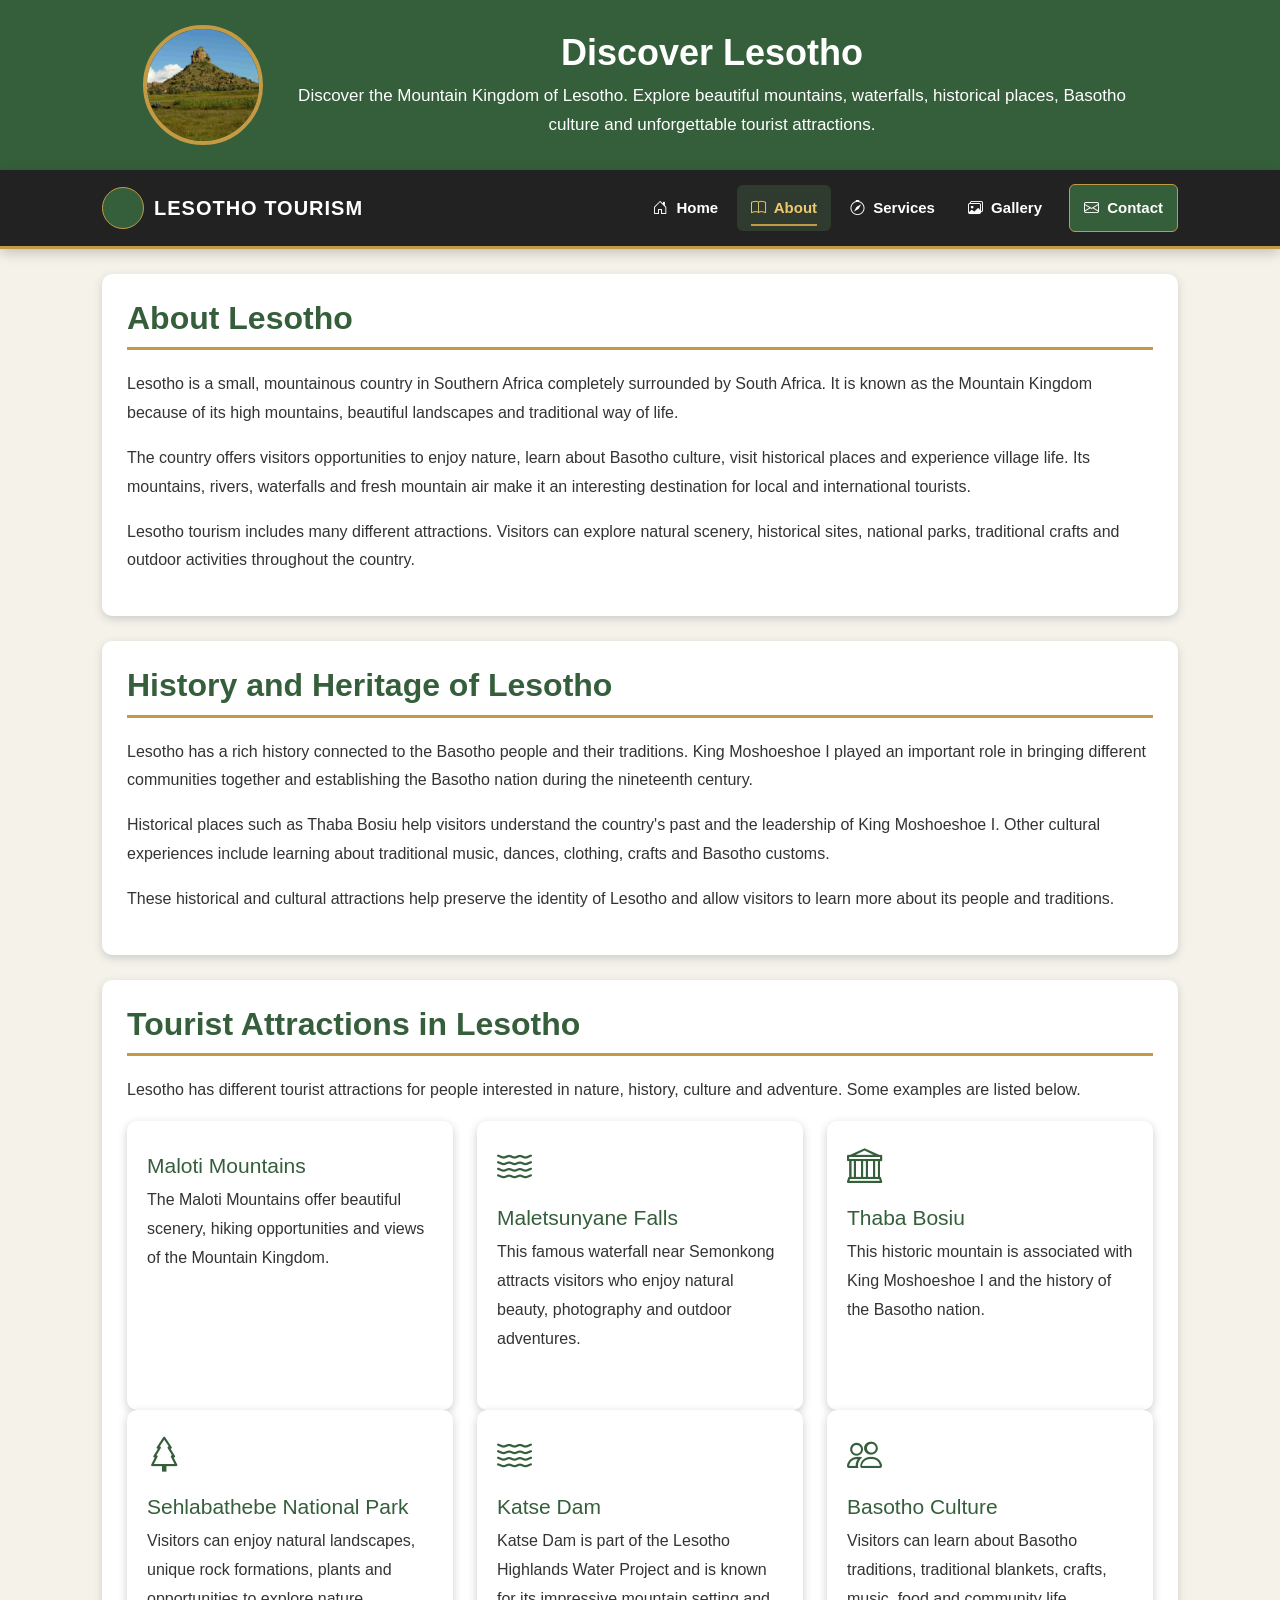
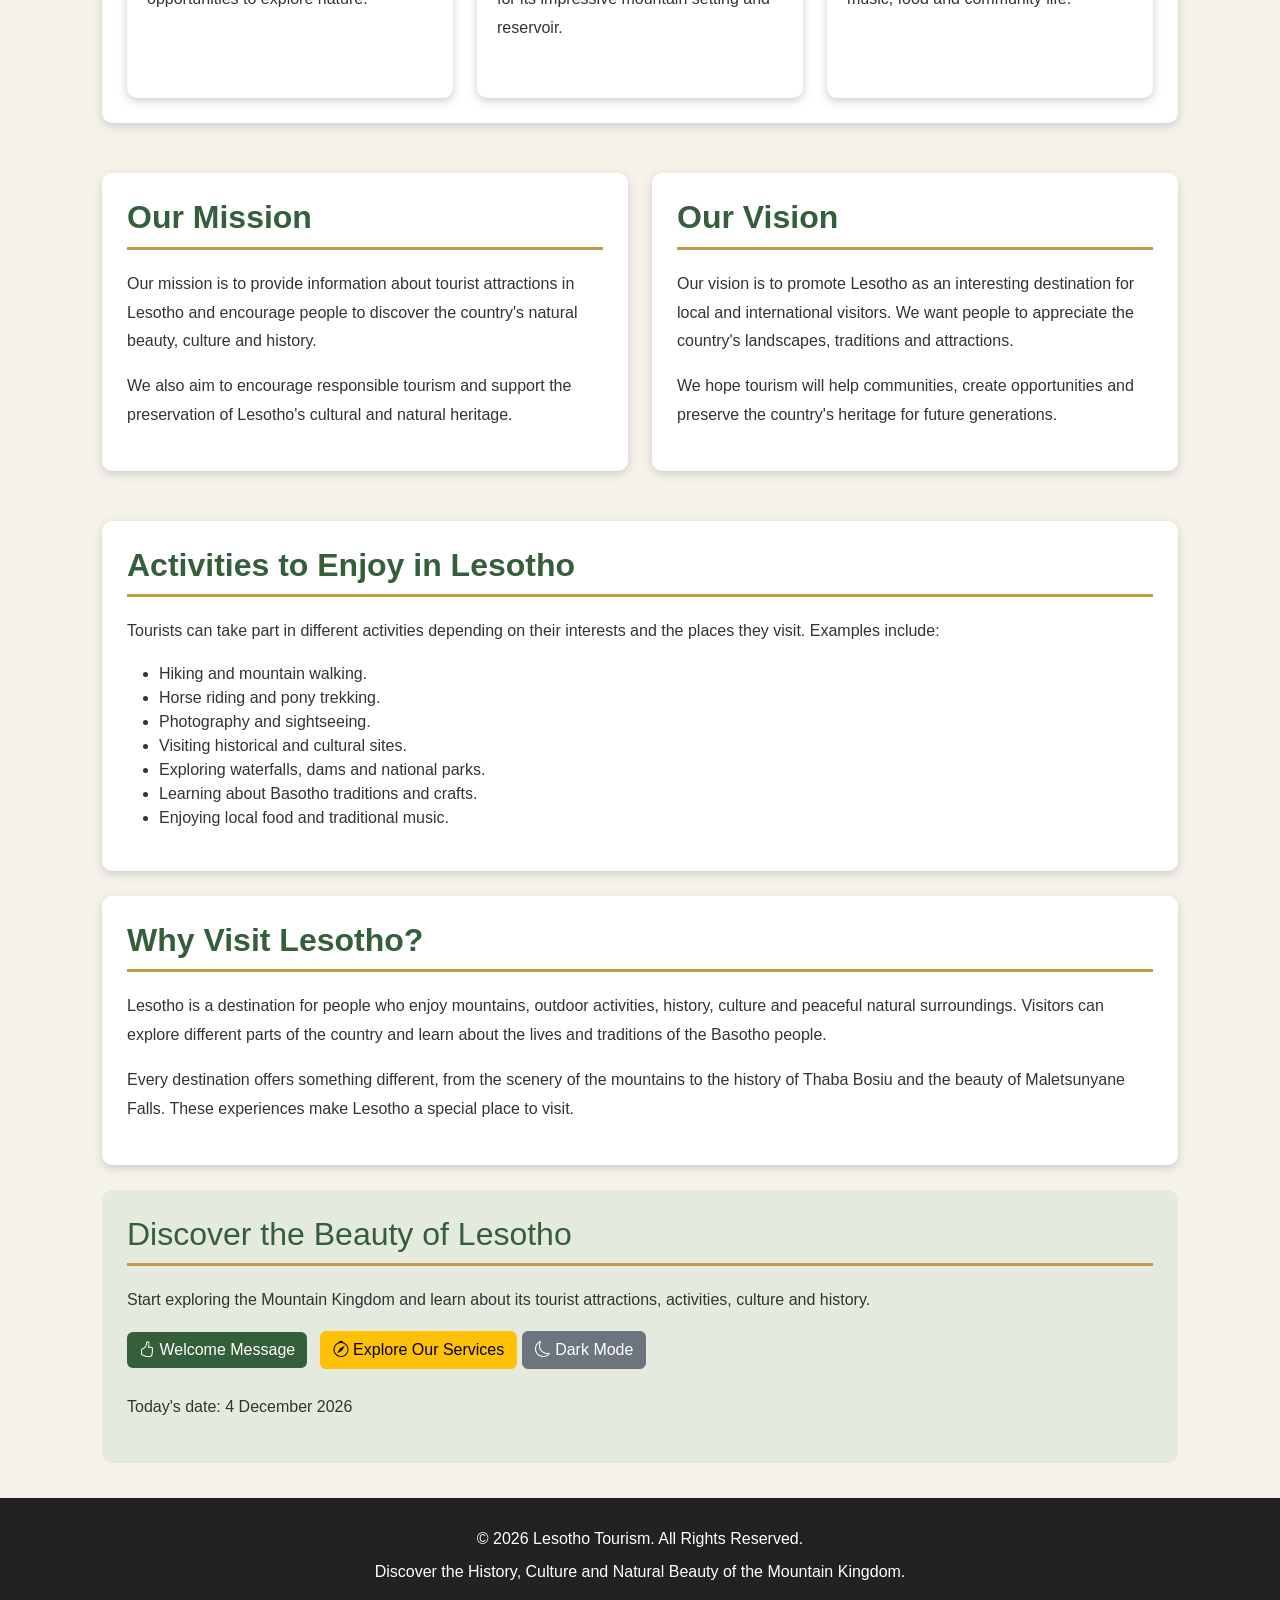
<file: about.html>
<!DOCTYPE html>
<html lang="en">
<head>
    <meta charset="UTF-8">
    <meta name="viewport" content="width=device-width, initial-scale=1.0">

    <title>About Us - Lesotho Tourism</title>

    <!-- Bootstrap CSS -->
    <link href="https://cdn.jsdelivr.net/npm/bootstrap@5.3.3/dist/css/bootstrap.min.css"
          rel="stylesheet">

    <!-- Bootstrap Icons -->
    <link rel="stylesheet"
          href="https://cdn.jsdelivr.net/npm/bootstrap-icons@1.11.3/font/bootstrap-icons.min.css">

    
    <link rel="stylesheet" href="style.css">

</head>

<body>

    <!-- HEADER -->
    <header id="home">
        <div class="container">
            <div class="d-flex flex-column flex-md-row
                        align-items-center justify-content-center gap-4">

                <img src="2.jpg"
                     alt="Lesotho Tourism Logo"
                     class="logo">

                <div class="header-text text-center">
                    <h1>Discover Lesotho</h1>
<p>
                        Discover the Mountain Kingdom of Lesotho.
                        Explore beautiful mountains, waterfalls,
                        historical places, Basotho culture and
                        unforgettable tourist attractions.
                    </p>
                </div>

            </div>
        </div>
    </header>

    <!-- NAVIGATION BAR -->
    <nav class="navbar navbar-expand-lg sticky-top">
        <div class="container">

            <a class="navbar-brand" href="index.html">
                <span class="brand-icon">
                    <i class="bi bi-mountain"></i>
                </span>
                <span>LESOTHO TOURISM</span>
            </a>

            <button class="navbar-toggler"
                    type="button"
                    data-bs-toggle="collapse"
                    data-bs-target="#mainNavbar"
                    aria-controls="mainNavbar"
                    aria-expanded="false"
                    aria-label="Toggle navigation">

                <span class="navbar-toggler-icon"></span>
            </button>

            <div class="collapse navbar-collapse" id="mainNavbar">
                <ul class="navbar-nav ms-auto align-items-lg-center">

                    <li class="nav-item">
                        <a class="nav-link" href="index.html">
                            <i class="bi bi-house-door"></i> Home
                        </a>
                    </li>

                    <li class="nav-item">
                        <a class="nav-link active"
                           aria-current="page"
                           href="about.html">
                            <i class="bi bi-book"></i> About
                        </a>
                    </li>

                    <li class="nav-item">
                        <a class="nav-link" href="service.html">
                            <i class="bi bi-compass"></i> Services
                        </a>
                    </li>

                    <li class="nav-item">
                        <a class="nav-link" href="gallery.html">
                            <i class="bi bi-images"></i> Gallery
                        </a>
                    </li>

                    <li class="nav-item">
                        <a class="nav-link contact-link"
                           href="contact.html">
                            <i class="bi bi-envelope"></i> Contact
                        </a>
                    </li>

                </ul>
            </div>

        </div>
    </nav>

    <!-- MAIN CONTENT -->
    <main class="container mt-4">

        <!-- ABOUT LESOTHO -->
        <section class="content-section">
            <h2>About Lesotho</h2>

            <p>
                Lesotho is a small, mountainous country in Southern Africa
                completely surrounded by South Africa. It is known as the
                Mountain Kingdom because of its high mountains, beautiful
                landscapes and traditional way of life.
            </p>

            <p>
                The country offers visitors opportunities to enjoy nature,
                learn about Basotho culture, visit historical places and
                experience village life. Its mountains, rivers, waterfalls
                and fresh mountain air make it an interesting destination
                for local and international tourists.
            </p>

            <p>
                Lesotho tourism includes many different attractions.
                Visitors can explore natural scenery, historical sites,
                national parks, traditional crafts and outdoor activities
                throughout the country.
            </p>
        </section>

        <!-- HISTORY -->
        <section class="content-section">
            <h2>History and Heritage of Lesotho</h2>

            <p>
                Lesotho has a rich history connected to the Basotho people
                and their traditions. King Moshoeshoe I played an important
                role in bringing different communities together and
                establishing the Basotho nation during the nineteenth century.
            </p>

            <p>
                Historical places such as Thaba Bosiu help visitors
                understand the country's past and the leadership of
                King Moshoeshoe I. Other cultural experiences include
                learning about traditional music, dances, clothing,
                crafts and Basotho customs.
            </p>

            <p>
                These historical and cultural attractions help preserve
                the identity of Lesotho and allow visitors to learn more
                about its people and traditions.
            </p>
        </section>

        <!-- TOURISM ATTRACTIONS -->
        <section class="content-section">
            <h2>Tourist Attractions in Lesotho</h2>

            <p>
                Lesotho has different tourist attractions for people
                interested in nature, history, culture and adventure.
                Some examples are listed below.
            </p>

            <div class="row">

                <div class="col-md-6 col-lg-4">
                    <div class="tourism-card">
                        <i class="bi bi-mountain"></i>
                        <h3>Maloti Mountains</h3>

                        <p>
                            The Maloti Mountains offer beautiful scenery,
                            hiking opportunities and views of the
                            Mountain Kingdom.
                        </p>
                    </div>
                </div>

                <div class="col-md-6 col-lg-4">
                    <div class="tourism-card">
                        <i class="bi bi-water"></i>
                        <h3>Maletsunyane Falls</h3>

                        <p>
                            This famous waterfall near Semonkong attracts
                            visitors who enjoy natural beauty, photography
                            and outdoor adventures.
                        </p>
                    </div>
                </div>

                <div class="col-md-6 col-lg-4">
                    <div class="tourism-card">
                        <i class="bi bi-bank"></i>
                        <h3>Thaba Bosiu</h3>

                        <p>
                            This historic mountain is associated with
                            King Moshoeshoe I and the history of the
                            Basotho nation.
                        </p>
                    </div>
                </div>

                <div class="col-md-6 col-lg-4">
                    <div class="tourism-card">
                        <i class="bi bi-tree"></i>
                        <h3>Sehlabathebe National Park</h3>

                        <p>
                            Visitors can enjoy natural landscapes,
                            unique rock formations, plants and
                            opportunities to explore nature.
                        </p>
                    </div>
                </div>

                <div class="col-md-6 col-lg-4">
                    <div class="tourism-card">
                        <i class="bi bi-water"></i>
                        <h3>Katse Dam</h3>

                        <p>
                            Katse Dam is part of the Lesotho Highlands
                            Water Project and is known for its impressive
                            mountain setting and reservoir.
                        </p>
                    </div>
                </div>

                <div class="col-md-6 col-lg-4">
                    <div class="tourism-card">
                        <i class="bi bi-people"></i>
                        <h3>Basotho Culture</h3>

                        <p>
                            Visitors can learn about Basotho traditions,
                            traditional blankets, crafts, music, food
                            and community life.
                        </p>
                    </div>
                </div>

            </div>
        </section>

        <!-- MISSION AND VISION -->
        <div class="row">

            <div class="col-md-6">
                <section class="content-section">
                    <h2>Our Mission</h2>

                    <p>
                        Our mission is to provide information about
                        tourist attractions in Lesotho and encourage
                        people to discover the country's natural beauty,
                        culture and history.
                    </p>

                    <p>
                        We also aim to encourage responsible tourism
                        and support the preservation of Lesotho's
                        cultural and natural heritage.
                    </p>
                </section>
            </div>

            <div class="col-md-6">
                <section class="content-section">
                    <h2>Our Vision</h2>

                    <p>
                        Our vision is to promote Lesotho as an interesting
                        destination for local and international visitors.
                        We want people to appreciate the country's
                        landscapes, traditions and attractions.
                    </p>

                    <p>
                        We hope tourism will help communities,
                        create opportunities and preserve the
                        country's heritage for future generations.
                    </p>
                </section>
            </div>

        </div>

        <!-- ACTIVITIES -->
        <section class="content-section">
            <h2>Activities to Enjoy in Lesotho</h2>

            <p>
                Tourists can take part in different activities
                depending on their interests and the places they visit.
                Examples include:
            </p>

            <ul>
                <li>Hiking and mountain walking.</li>
                <li>Horse riding and pony trekking.</li>
                <li>Photography and sightseeing.</li>
                <li>Visiting historical and cultural sites.</li>
                <li>Exploring waterfalls, dams and national parks.</li>
                <li>Learning about Basotho traditions and crafts.</li>
                <li>Enjoying local food and traditional music.</li>
            </ul>
        </section>

        <!-- WHY VISIT -->
        <section class="content-section">
            <h2>Why Visit Lesotho?</h2>

            <p>
                Lesotho is a destination for people who enjoy mountains,
                outdoor activities, history, culture and peaceful
                natural surroundings. Visitors can explore different
                parts of the country and learn about the lives and
                traditions of the Basotho people.
            </p>

            <p>
                Every destination offers something different, from
                the scenery of the mountains to the history of
                Thaba Bosiu and the beauty of Maletsunyane Falls.
                These experiences make Lesotho a special place to visit.
            </p>
        </section>

        <!-- WELCOME SECTION -->
        <section class="highlight">
            <h2>Discover the Beauty of Lesotho</h2>

            <p>
                Start exploring the Mountain Kingdom and learn about
                its tourist attractions, activities, culture and history.
            </p>

            <button class="btn btn-green me-2 mb-2"
                    type="button"
                    onclick="showWelcome()">
                <i class="bi bi-hand-thumbs-up"></i>
                Welcome Message
            </button>

            <a href="service.html" class="btn btn-warning mb-2">
                <i class="bi bi-compass"></i>
                Explore Our Services
            </a>

            <button class="btn btn-secondary mb-2"
                    type="button"
                    id="themeButton"
                    onclick="toggleTheme()">
                <i class="bi bi-moon"></i>
                Dark Mode
            </button>

            <p id="welcomeMessage" class="mt-3 fw-bold"></p>
            <p id="date" class="mt-2"></p>
        </section>

    </main>

    <!-- FOOTER -->
    <footer>
        <p>
            &copy; <span id="year"></span> Lesotho Tourism.
            All Rights Reserved.
        </p>

        <p>
            Discover the History, Culture and Natural Beauty
            of the Mountain Kingdom.
        </p>
    </footer>

    <!-- Bootstrap JavaScript -->
    <script src="https://cdn.jsdelivr.net/npm/bootstrap@5.3.3/dist/js/bootstrap.bundle.min.js"></script>

    <!-- WEBSITE JAVASCRIPT -->
    <script>
        // Display today's date
        function displayDate() {
            const today = new Date();

            document.getElementById("date").textContent =
                "Today's date: " + today.toLocaleDateString("en-GB", {
                    day: "numeric",
                    month: "long",
                    year: "numeric"
                });
        }

        // Display a welcome message
        function showWelcome() {
            document.getElementById("welcomeMessage").textContent =
                "Welcome to Lesotho! Explore our beautiful mountains, " +
                "waterfalls, culture and tourist attractions.";
        }

        // Switch between light mode and dark mode
        function toggleTheme() {
            document.body.classList.toggle("dark-mode");

            const button = document.getElementById("themeButton");

            if (document.body.classList.contains("dark-mode")) {
                button.innerHTML =
                    '<i class="bi bi-sun"></i> Light Mode';
            } else {
                button.innerHTML =
                    '<i class="bi bi-moon"></i> Dark Mode';
            }
        }

        // Display the current year in the footer
        document.getElementById("year").textContent =
            new Date().getFullYear();

        // Run the date function when the page loads
        displayDate();
    </script>

</body>
</html>
</file>
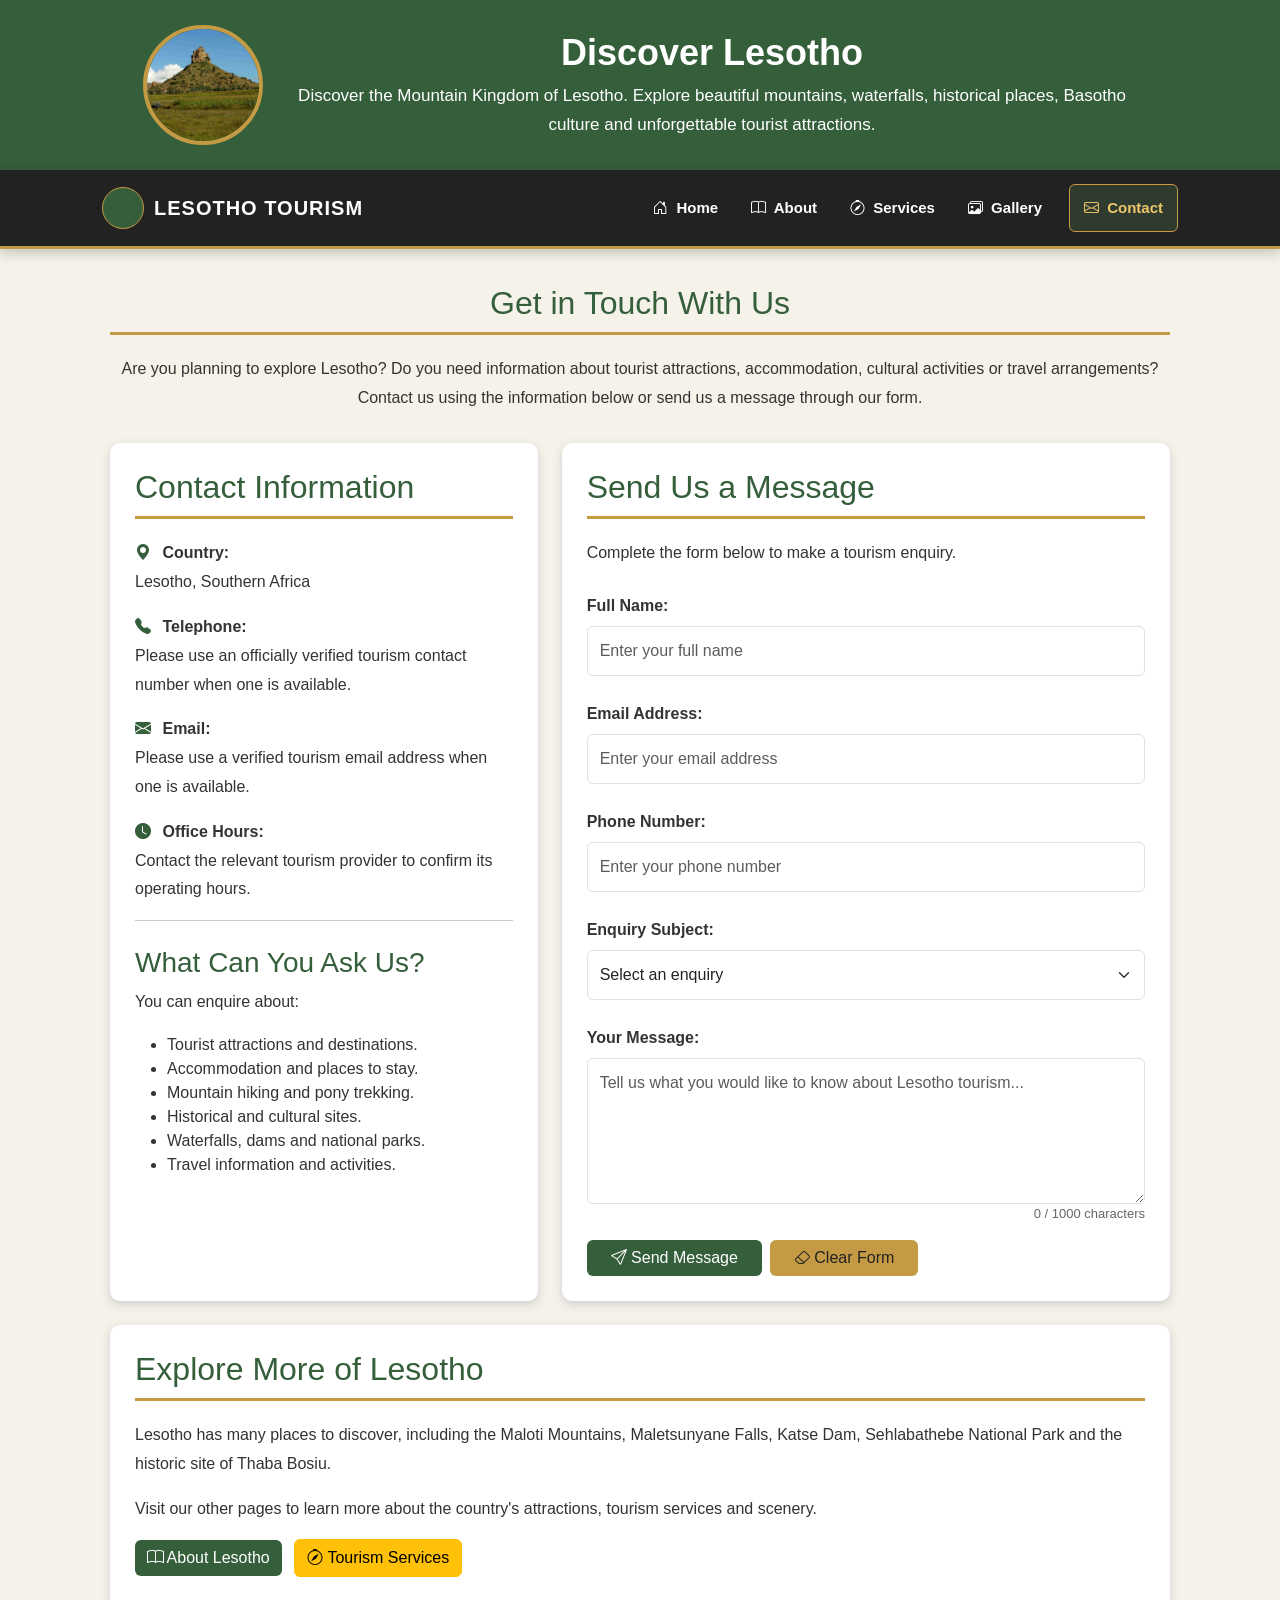
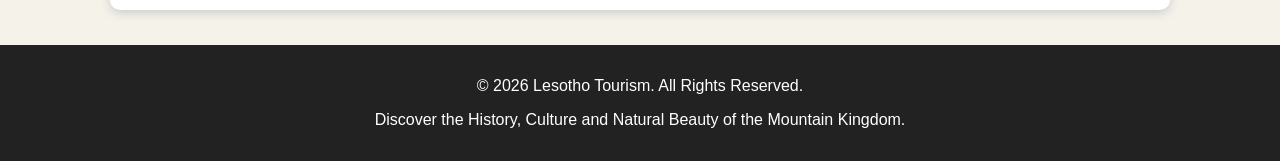
<file: contact.html>
<!DOCTYPE html>
<html lang="en">
<head>
    <meta charset="UTF-8">
    <meta name="viewport" content="width=device-width, initial-scale=1.0">

    <title>Contact Us - Lesotho Tourism</title>

    <!-- Bootstrap CSS -->
    <link href="https://cdn.jsdelivr.net/npm/bootstrap@5.3.3/dist/css/bootstrap.min.css"
          rel="stylesheet">

    <!-- Bootstrap Icons -->
    <link rel="stylesheet"
          href="https://cdn.jsdelivr.net/npm/bootstrap-icons@1.11.3/font/bootstrap-icons.min.css">

    
    <link rel="stylesheet" href="style.css">

</head>

<body>

    <!-- HEADER -->
    <header id="home">
        <div class="container">
            <div class="d-flex flex-column flex-md-row
                        align-items-center justify-content-center gap-4">

                <img src="2.jpg"
                     alt="Lesotho Tourism Logo"
                     class="logo">

                <div class="header-text text-center">
                    <h1>Discover Lesotho</h1>
<p>
                        Discover the Mountain Kingdom of Lesotho.
                        Explore beautiful mountains, waterfalls,
                        historical places, Basotho culture and
                        unforgettable tourist attractions.
                    </p>
                </div>

            </div>
        </div>
    </header>

    <!-- NAVIGATION BAR -->
    <nav class="navbar navbar-expand-lg sticky-top">
        <div class="container">

            <a class="navbar-brand" href="index.html">
                <span class="brand-icon">
                    <i class="bi bi-mountain"></i>
                </span>
                <span>LESOTHO TOURISM</span>
            </a>

            <button class="navbar-toggler"
                    type="button"
                    data-bs-toggle="collapse"
                    data-bs-target="#mainNavbar"
                    aria-controls="mainNavbar"
                    aria-expanded="false"
                    aria-label="Toggle navigation">

                <span class="navbar-toggler-icon"></span>
            </button>

            <div class="collapse navbar-collapse" id="mainNavbar">
                <ul class="navbar-nav ms-auto align-items-lg-center">

                    <li class="nav-item">
                        <a class="nav-link" href="index.html">
                            <i class="bi bi-house-door"></i> Home
                        </a>
                    </li>

                    <li class="nav-item">
                        <a class="nav-link" href="about.html">
                            <i class="bi bi-book"></i> About
                        </a>
                    </li>

                    <li class="nav-item">
                        <a class="nav-link" href="service.html">
                            <i class="bi bi-compass"></i> Services
                        </a>
                    </li>

                    <li class="nav-item">
                        <a class="nav-link" href="gallery.html">
                            <i class="bi bi-images"></i> Gallery
                        </a>
                    </li>

                    <li class="nav-item">
                        <a class="nav-link contact-link active"
                           aria-current="page"
                           href="contact.html">
                            <i class="bi bi-envelope"></i> Contact
                        </a>
                    </li>

                </ul>
            </div>

        </div>
    </nav>

    <!-- MAIN CONTENT -->
    <main class="container-main">

        <!-- INTRODUCTION -->
        <section class="intro">
            <h2>Get in Touch With Us</h2>

            <p>
                Are you planning to explore Lesotho? Do you need
                information about tourist attractions, accommodation,
                cultural activities or travel arrangements?
                Contact us using the information below or send
                us a message through our form.
            </p>
        </section>

        <div class="row g-4">

            <!-- CONTACT INFORMATION -->
            <div class="col-lg-5">
                <section class="contact-card contact-info">

                    <h2>Contact Information</h2>

                    <p>
                        <i class="bi bi-geo-alt-fill"></i>
                        <strong>Country:</strong><br>
                        Lesotho, Southern Africa
                    </p>

                    <p>
                        <i class="bi bi-telephone-fill"></i>
                        <strong>Telephone:</strong><br>
                        Please use an officially verified tourism
                        contact number when one is available.
                    </p>

                    <p>
                        <i class="bi bi-envelope-fill"></i>
                        <strong>Email:</strong><br>
                        Please use a verified tourism email address
                        when one is available.
                    </p>

                    <p>
                        <i class="bi bi-clock-fill"></i>
                        <strong>Office Hours:</strong><br>
                        Contact the relevant tourism provider
                        to confirm its operating hours.
                    </p>

                    <hr>

                    <h3>What Can You Ask Us?</h3>

                    <p>
                        You can enquire about:
                    </p>

                    <ul>
                        <li>Tourist attractions and destinations.</li>
                        <li>Accommodation and places to stay.</li>
                        <li>Mountain hiking and pony trekking.</li>
                        <li>Historical and cultural sites.</li>
                        <li>Waterfalls, dams and national parks.</li>
                        <li>Travel information and activities.</li>
                    </ul>

                </section>
            </div>

            <!-- CONTACT FORM -->
            <div class="col-lg-7">
                <section class="contact-card">

                    <h2>Send Us a Message</h2>

                    <p>
                        Complete the form below to make a tourism enquiry.
                    </p>

                    <form id="contactForm">

                        <div class="mb-3">
                            <label for="name" class="form-label">
                                Full Name:
                            </label>

                            <input type="text"
                                   class="form-control"
                                   id="name"
                                   name="name"
                                   placeholder="Enter your full name"
                                   minlength="2"
                                   maxlength="100"
                                   required>
                        </div>

                        <div class="mb-3">
                            <label for="email" class="form-label">
                                Email Address:
                            </label>

                            <input type="email"
                                   class="form-control"
                                   id="email"
                                   name="email"
                                   placeholder="Enter your email address"
                                   required>
                        </div>

                        <div class="mb-3">
                            <label for="phone" class="form-label">
                                Phone Number:
                            </label>

                            <input type="tel"
                                   class="form-control"
                                   id="phone"
                                   name="phone"
                                   placeholder="Enter your phone number">
                        </div>

                        <div class="mb-3">
                            <label for="subject" class="form-label">
                                Enquiry Subject:
                            </label>

                            <select class="form-select"
                                    id="subject"
                                    name="subject"
                                    required>

                                <option value="">Select an enquiry</option>

                                <option value="Tourist Attractions">
                                    Tourist Attractions
                                </option>

                                <option value="Accommodation">
                                    Accommodation
                                </option>

                                <option value="Outdoor Activities">
                                    Outdoor Activities
                                </option>

                                <option value="Cultural Tourism">
                                    Cultural Tourism
                                </option>

                                <option value="Historical Sites">
                                    Historical Sites
                                </option>

                                <option value="Travel Information">
                                    Travel Information
                                </option>

                                <option value="Other Enquiries">
                                    Other Enquiries
                                </option>

                            </select>
                        </div>

                        <div class="mb-3">
                            <label for="message" class="form-label">
                                Your Message:
                            </label>

                            <textarea class="form-control"
                                      id="message"
                                      name="message"
                                      rows="5"
                                      maxlength="1000"
                                      placeholder="Tell us what you would like to know about Lesotho tourism..."
                                      required></textarea>

                            <div id="charCount" aria-live="polite">
                                0 / 1000 characters
                            </div>
                        </div>

                        <div class="d-flex flex-wrap gap-2">

                            <button type="submit"
                                    class="btn btn-green px-4">
                                <i class="bi bi-send"></i>
                                Send Message
                            </button>

                            <button type="reset"
                                    class="btn btn-gold px-4">
                                <i class="bi bi-eraser"></i>
                                Clear Form
                            </button>

                        </div>

                        <div id="formFeedback"
                             class="alert mt-3 d-none"
                             role="status"
                             aria-live="polite"></div>

                    </form>
                </section>
            </div>

        </div>

        <!-- MORE INFORMATION -->
        <section class="contact-card mt-4">
            <h2>Explore More of Lesotho</h2>

            <p>
                Lesotho has many places to discover, including the
                Maloti Mountains, Maletsunyane Falls, Katse Dam,
                Sehlabathebe National Park and the historic site
                of Thaba Bosiu.
            </p>

            <p>
                Visit our other pages to learn more about the
                country's attractions, tourism services and scenery.
            </p>

            <a href="about.html" class="btn btn-green me-2 mb-2">
                <i class="bi bi-book"></i>
                About Lesotho
            </a>

            <a href="service.html" class="btn btn-warning mb-2">
                <i class="bi bi-compass"></i>
                Tourism Services
            </a>
        </section>

    </main>

    <!-- FOOTER -->
    <footer>
        <p>
            &copy; <span id="year"></span> Lesotho Tourism.
            All Rights Reserved.
        </p>

        <p>
            Discover the History, Culture and Natural Beauty
            of the Mountain Kingdom.
        </p>
    </footer>

    <!-- BOOTSTRAP JAVASCRIPT -->
    <script src="https://cdn.jsdelivr.net/npm/bootstrap@5.3.3/dist/js/bootstrap.bundle.min.js"></script>

    <!-- WEBSITE JAVASCRIPT -->
    <script>
        // Get the form elements
        const contactForm = document.getElementById("contactForm");
        const messageInput = document.getElementById("message");
        const charCount = document.getElementById("charCount");
        const feedback = document.getElementById("formFeedback");

        // Display the current year in the footer
        document.getElementById("year").textContent =
            new Date().getFullYear();

        // Count the characters entered in the message box
        messageInput.addEventListener("input", function () {
            charCount.textContent =
                messageInput.value.length + " / 1000 characters";
        });

        // Check the form when the visitor submits it
        contactForm.addEventListener("submit", function (event) {

            // Stop the page from refreshing
            event.preventDefault();

            // Get the visitor's name and message
            const name = document.getElementById("name").value.trim();
            const message = messageInput.value.trim();

            // Check that the name is long enough
            if (name.length < 2) {
                showFeedback(
                    "Please enter your full name.",
                    "danger"
                );

                document.getElementById("name").focus();
                return;
            }

            // Check that the message is not empty
            if (message.length === 0) {
                showFeedback(
                    "Please enter your message.",
                    "danger"
                );

                messageInput.focus();
                return;
            }

            // Show a demonstration message
            showFeedback(
                "Thank you, " + name +
                "! Your form has been checked successfully. " +
                "This is a demonstration. Your message has not been sent.",
                "success"
            );

            // Display form details in the browser console
            console.log("Contact form details:", {
                name: name,
                email: document.getElementById("email").value,
                phone: document.getElementById("phone").value,
                subject: document.getElementById("subject").value,
                message: message
            });
        });

        // Display feedback to the visitor
        function showFeedback(message, type) {
            feedback.textContent = message;
            feedback.className = "alert alert-" + type + " mt-3";
        }

        // Reset the character counter and feedback when clearing the form
        contactForm.addEventListener("reset", function () {
            setTimeout(function () {
                charCount.textContent = "0 / 1000 characters";
                feedback.textContent = "";
                feedback.className = "alert mt-3 d-none";
            }, 0);
        });
    </script>

</body>
</html>
</file>
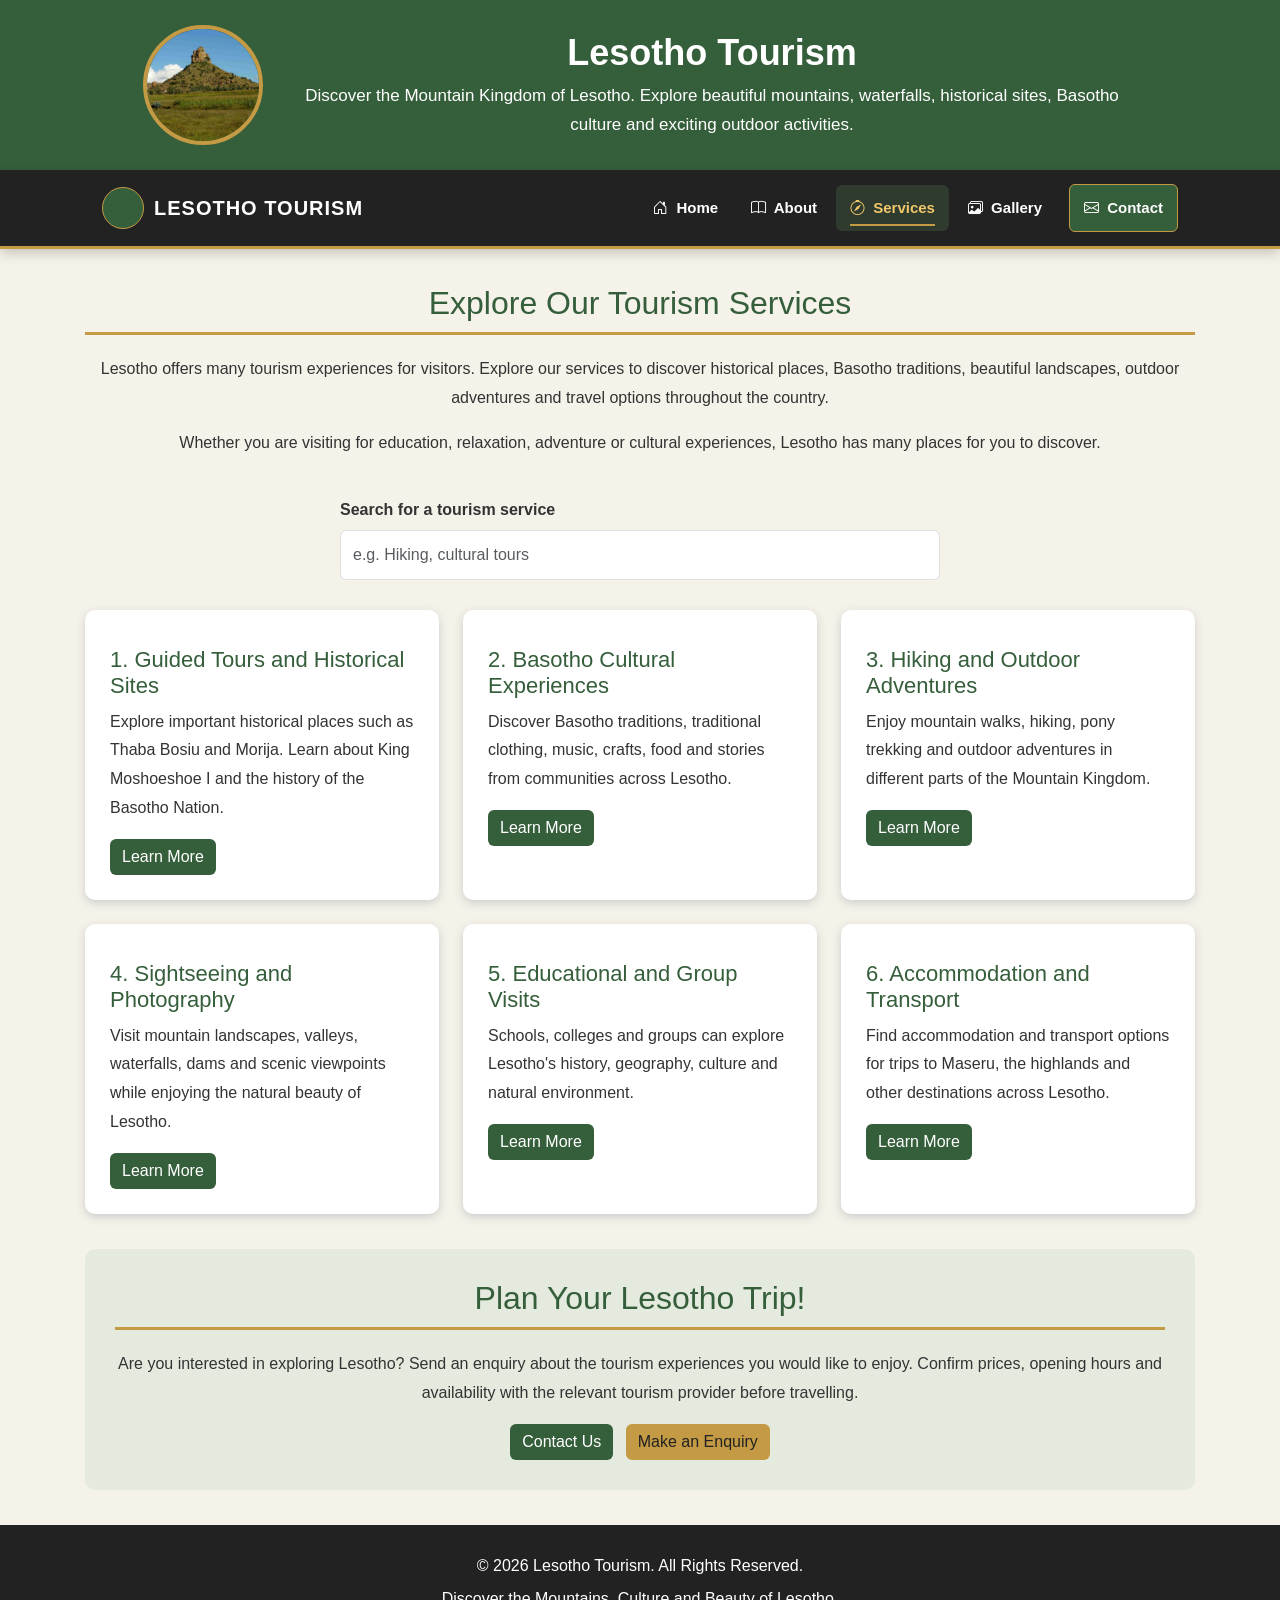
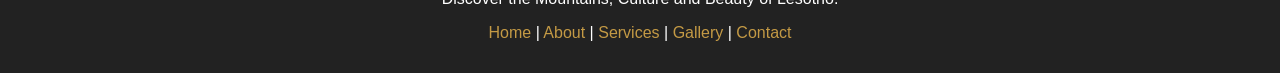
<file: service.html>
<!DOCTYPE html>
<html lang="en">
<head>
    <meta charset="UTF-8">
    <meta name="viewport" content="width=device-width, initial-scale=1.0">

    <title>Tourism Services - Lesotho Tourism</title>

    <!-- Bootstrap CSS -->
    <link href="https://cdn.jsdelivr.net/npm/bootstrap@5.3.3/dist/css/bootstrap.min.css"
          rel="stylesheet">

    <!-- Bootstrap Icons -->
    <link href="https://cdn.jsdelivr.net/npm/bootstrap-icons@1.11.3/font/bootstrap-icons.min.css"
          rel="stylesheet">

    
    <link rel="stylesheet" href="style.css">

</head>

<body>

    <!-- HEADER -->
    <header id="home">
        <div class="container">
            <div class="d-flex flex-column flex-md-row
                        align-items-center justify-content-center gap-4">

                <img src="2.jpg"
                     alt="Lesotho Tourism Logo"
                     class="logo">

                <div class="header-text text-center">
                    <h1>Lesotho Tourism</h1>

                    <p>
                        Discover the Mountain Kingdom of Lesotho.
                        Explore beautiful mountains, waterfalls,
                        historical sites, Basotho culture and
                        exciting outdoor activities.
                    </p>
                </div>

            </div>
        </div>
    </header>

    <!-- NAVIGATION BAR -->
    <nav class="navbar navbar-expand-lg sticky-top">
        <div class="container">

            <a class="navbar-brand" href="index.html">
                <span class="brand-icon">
                    <i class="bi bi-mountain"></i>
                </span>
                <span>LESOTHO TOURISM</span>
            </a>

            <button class="navbar-toggler"
                    type="button"
                    data-bs-toggle="collapse"
                    data-bs-target="#mainNavbar"
                    aria-controls="mainNavbar"
                    aria-expanded="false"
                    aria-label="Toggle navigation">

                <span class="navbar-toggler-icon"></span>
            </button>

            <div class="collapse navbar-collapse" id="mainNavbar">
                <ul class="navbar-nav ms-auto align-items-lg-center">

                    <li class="nav-item">
                        <a class="nav-link" href="index.html">
                            <i class="bi bi-house-door"></i> Home
                        </a>
                    </li>

                    <li class="nav-item">
                        <a class="nav-link" href="about.html">
                            <i class="bi bi-book"></i> About
                        </a>
                    </li>

                    <li class="nav-item">
                        <a class="nav-link active"
                           aria-current="page"
                           href="service.html">
                            <i class="bi bi-compass"></i> Services
                        </a>
                    </li>

                    <li class="nav-item">
                        <a class="nav-link" href="gallery.html">
                            <i class="bi bi-images"></i> Gallery
                        </a>
                    </li>

                    <li class="nav-item">
                        <a class="nav-link contact-link"
                           href="contact.html">
                            <i class="bi bi-envelope"></i> Contact
                        </a>
                    </li>

                </ul>
            </div>
        </div>
    </nav>

    <!-- MAIN CONTENT -->
    <main class="main-container">

        <section class="intro">
            <h2>Explore Our Tourism Services</h2>

            <p>
                Lesotho offers many tourism experiences for visitors.
                Explore our services to discover historical places,
                Basotho traditions, beautiful landscapes, outdoor
                adventures and travel options throughout the country.
            </p>

            <p>
                Whether you are visiting for education, relaxation,
                adventure or cultural experiences, Lesotho has many
                places for you to discover.
            </p>
        </section>

        <!-- SEARCH SERVICES -->
        <div class="search-area">
            <label for="serviceSearch" class="form-label fw-bold">
                Search for a tourism service
            </label>

            <input type="search"
                   id="serviceSearch"
                   class="form-control"
                   placeholder="e.g. Hiking, cultural tours">

            <p id="searchMessage"
               class="text-muted mt-2"
               aria-live="polite"></p>
        </div>

        <!-- TOURISM SERVICES -->
        <section class="row g-4" id="servicesList">

            <!-- SERVICE 1 -->
            <div class="col-md-6 col-lg-4 service-item">
                <article class="service-card">
                    <div class="service-icon" aria-hidden="true"></div>

                    <h3>1. Guided Tours and Historical Sites</h3>

                    <p>
                        Explore important historical places such as
                        Thaba Bosiu and Morija. Learn about King
                        Moshoeshoe I and the history of the Basotho Nation.
                    </p>

                    <button class="btn btn-green details-btn"
                            type="button"
                            aria-expanded="false"
                            aria-controls="details1">
                        Learn More
                    </button>

                    <div class="service-details" id="details1">
                        Historical tours can help visitors understand
                        Lesotho's past, heritage and important historical
                        events. Check tour availability and opening hours
                        before visiting.
                    </div>
                </article>
            </div>

            <!-- SERVICE 2 -->
            <div class="col-md-6 col-lg-4 service-item">
                <article class="service-card">
                    <div class="service-icon" aria-hidden="true"></div>

                    <h3>2. Basotho Cultural Experiences</h3>

                    <p>
                        Discover Basotho traditions, traditional clothing,
                        music, crafts, food and stories from communities
                        across Lesotho.
                    </p>

                    <button class="btn btn-green details-btn"
                            type="button"
                            aria-expanded="false"
                            aria-controls="details2">
                        Learn More
                    </button>

                    <div class="service-details" id="details2">
                        Visitors can learn about the Basotho blanket,
                        mokorotlo hat and local customs. Ask local tourism
                        offices about available cultural activities.
                    </div>
                </article>
            </div>

            <!-- SERVICE 3 -->
            <div class="col-md-6 col-lg-4 service-item">
                <article class="service-card">
                    <div class="service-icon" aria-hidden="true"></div>

                    <h3>3. Hiking and Outdoor Adventures</h3>

                    <p>
                        Enjoy mountain walks, hiking, pony trekking
                        and outdoor adventures in different parts
                        of the Mountain Kingdom.
                    </p>

                    <button class="btn btn-green details-btn"
                            type="button"
                            aria-expanded="false"
                            aria-controls="details3">
                        Learn More
                    </button>

                    <div class="service-details" id="details3">
                        Outdoor activities depend on the destination,
                        weather and local conditions. Wear suitable
                        clothing and footwear, and follow safety advice.
                    </div>
                </article>
            </div>

            <!-- SERVICE 4 -->
            <div class="col-md-6 col-lg-4 service-item">
                <article class="service-card">
                    <div class="service-icon" aria-hidden="true"></div>

                    <h3>4. Sightseeing and Photography</h3>

                    <p>
                        Visit mountain landscapes, valleys, waterfalls,
                        dams and scenic viewpoints while enjoying the
                        natural beauty of Lesotho.
                    </p>

                    <button class="btn btn-green details-btn"
                            type="button"
                            aria-expanded="false"
                            aria-controls="details4">
                        Learn More
                    </button>

                    <div class="service-details" id="details4">
                        Visitors can explore places such as Maletsunyane
                        Falls and Katse Dam. Plan your route, check
                        road conditions and respect local site rules.
                    </div>
                </article>
            </div>

            <!-- SERVICE 5 -->
            <div class="col-md-6 col-lg-4 service-item">
                <article class="service-card">
                    <div class="service-icon" aria-hidden="true"></div>

                    <h3>5. Educational and Group Visits</h3>

                    <p>
                        Schools, colleges and groups can explore
                        Lesotho's history, geography, culture and
                        natural environment.
                    </p>

                    <button class="btn btn-green details-btn"
                            type="button"
                            aria-expanded="false"
                            aria-controls="details5">
                        Learn More
                    </button>

                    <div class="service-details" id="details5">
                        Teachers and group organisers should contact
                        the relevant attraction or tour provider to ask
                        about group visits, educational activities,
                        prices and availability.
                    </div>
                </article>
            </div>

            <!-- SERVICE 6 -->
            <div class="col-md-6 col-lg-4 service-item">
                <article class="service-card">
                    <div class="service-icon" aria-hidden="true"></div>

                    <h3>6. Accommodation and Transport</h3>

                    <p>
                        Find accommodation and transport options for
                        trips to Maseru, the highlands and other
                        destinations across Lesotho.
                    </p>

                    <button class="btn btn-green details-btn"
                            type="button"
                            aria-expanded="false"
                            aria-controls="details6">
                        Learn More
                    </button>

                    <div class="service-details" id="details6">
                        Compare hotels, guesthouses and lodges by
                        location, price and facilities. Check transport
                        arrangements and confirm availability before
                        travelling.
                    </div>
                </article>
            </div>

        </section>

        <!-- NO SEARCH RESULTS -->
        <div id="noResults"
             class="alert alert-warning mt-4 d-none"
             role="status">
            No tourism services found. Try another search.
        </div>

        <!-- VISITOR INFORMATION -->
        <section class="booking">
            <h2>Plan Your Lesotho Trip!</h2>

            <p>
                Are you interested in exploring Lesotho?
                Send an enquiry about the tourism experiences
                you would like to enjoy. Confirm prices,
                opening hours and availability with the relevant
                tourism provider before travelling.
            </p>

            <a href="contact.html" class="btn btn-green">
                Contact Us
            </a>

            <button type="button"
                    class="btn btn-gold ms-2"
                    data-bs-toggle="modal"
                    data-bs-target="#enquiryModal">
                Make an Enquiry
            </button>
        </section>

    </main>

    <!-- ENQUIRY MODAL -->
    <div class="modal fade"
         id="enquiryModal"
         tabindex="-1"
         aria-labelledby="enquiryTitle"
         aria-hidden="true">

        <div class="modal-dialog modal-dialog-centered">
            <div class="modal-content">

                <div class="modal-header">
                    <h2 class="modal-title fs-5" id="enquiryTitle">
                        Tourism Enquiry
                    </h2>

                    <button type="button"
                            class="btn-close"
                            data-bs-dismiss="modal"
                            aria-label="Close"></button>
                </div>

                <div class="modal-body">

                    <form id="enquiryForm">

                        <div class="mb-3">
                            <label for="visitorName" class="form-label">
                                Your Name
                            </label>

                            <input type="text"
                                   id="visitorName"
                                   class="form-control"
                                   minlength="2"
                                   maxlength="100"
                                   required>
                        </div>

                        <div class="mb-3">
                            <label for="visitorEmail" class="form-label">
                                Email Address
                            </label>

                            <input type="email"
                                   id="visitorEmail"
                                   class="form-control"
                                   required>
                        </div>

                        <div class="mb-3">
                            <label for="visitService" class="form-label">
                                Tourism Service
                            </label>

                            <select id="visitService"
                                    class="form-select"
                                    required>
                                <option value="">Choose a service</option>
                                <option>Guided Tours and Historical Sites</option>
                                <option>Basotho Cultural Experiences</option>
                                <option>Hiking and Outdoor Adventures</option>
                                <option>Sightseeing and Photography</option>
                                <option>Educational and Group Visits</option>
                                <option>Accommodation and Transport</option>
                            </select>
                        </div>

                        <div class="mb-3">
                            <label for="visitDate" class="form-label">
                                Intended Visit Date
                            </label>

                            <input type="date"
                                   id="visitDate"
                                   class="form-control"
                                   required>
                        </div>

                        <button type="submit" class="btn btn-green">
                            Submit Enquiry
                        </button>

                        <div id="enquiryFeedback"
                             class="alert mt-3 d-none"
                             role="status"
                             aria-live="polite"></div>

                    </form>
                </div>
            </div>
        </div>
    </div>

    <!-- FOOTER -->
    <footer>
        <p>
            &copy; <span id="currentYear"></span>
            Lesotho Tourism. All Rights Reserved.
        </p>

        <p>Discover the Mountains, Culture and Beauty of Lesotho.</p>

        <p>
            <a href="index.html">Home</a> |
            <a href="about.html">About</a> |
            <a href="service.html">Services</a> |
            <a href="gallery.html">Gallery</a> |
            <a href="contact.html">Contact</a>
        </p>
    </footer>

    <!-- BOOTSTRAP JAVASCRIPT -->
    <script src="https://cdn.jsdelivr.net/npm/bootstrap@5.3.3/dist/js/bootstrap.bundle.min.js"></script>

    <!-- CUSTOM JAVASCRIPT -->
    <script>
        // Display the current year
        document.getElementById("currentYear").textContent =
            new Date().getFullYear();

        // Highlight the current page in the navigation
        const currentPage =
            window.location.pathname.split("/").pop() || "service.html";

        document.querySelectorAll("#mainNavbar .nav-link").forEach(
            function (link) {
                link.classList.remove("active");
                link.removeAttribute("aria-current");

                if (link.getAttribute("href") === currentPage) {
                    link.classList.add("active");
                    link.setAttribute("aria-current", "page");
                }
            }
        );

        // Search for tourism services
        const searchInput = document.getElementById("serviceSearch");
        const serviceItems = document.querySelectorAll(".service-item");
        const searchMessage = document.getElementById("searchMessage");
        const noResults = document.getElementById("noResults");

        searchInput.addEventListener("input", function () {
            const searchText = searchInput.value.trim().toLowerCase();
            let visibleCount = 0;

            serviceItems.forEach(function (item) {
                const matches = item.textContent
                    .toLowerCase()
                    .includes(searchText);

                item.classList.toggle("d-none", !matches);

                if (matches) {
                    visibleCount++;
                }
            });

            noResults.classList.toggle("d-none", visibleCount !== 0);

            searchMessage.textContent = searchText
                ? visibleCount + " service(s) found."
                : "";
        });

        // Show and hide service details
        document.querySelectorAll(".details-btn").forEach(
            function (button) {
                button.addEventListener("click", function () {
                    const detailsId =
                        button.getAttribute("aria-controls");

                    const details = document.getElementById(detailsId);
                    const isVisible = details.classList.toggle("show");

                    button.textContent = isVisible
                        ? "Show Less"
                        : "Learn More";

                    button.setAttribute(
                        "aria-expanded",
                        String(isVisible)
                    );
                });
            }
        );

        // Prevent selecting a date in the past
        const visitDate = document.getElementById("visitDate");
        const today = new Date();

        const localToday = [
            today.getFullYear(),
            String(today.getMonth() + 1).padStart(2, "0"),
            String(today.getDate()).padStart(2, "0")
        ].join("-");

        visitDate.min = localToday;

        // Demonstration enquiry form
        const enquiryForm = document.getElementById("enquiryForm");
        const enquiryFeedback =
            document.getElementById("enquiryFeedback");

        enquiryForm.addEventListener("submit", function (event) {
            event.preventDefault();

            const name = document.getElementById("visitorName")
                .value.trim();

            const email = document.getElementById("visitorEmail")
                .value.trim();

            const service = document.getElementById("visitService")
                .value;

            const date = visitDate.value;

            if (name.length < 2 || !email || !service || !date) {
                showEnquiryMessage(
                    "Please complete all fields correctly.",
                    "danger"
                );
                return;
            }

            showEnquiryMessage(
                "Thank you, " + name +
                "! Your enquiry details for " + service +
                " on " + date +
                " have been checked. This is a demonstration only; " +
                "your enquiry has not been sent to a tourism provider.",
                "success"
            );

            console.log("Demonstration enquiry:", {
                name: name,
                email: email,
                service: service,
                visitDate: date
            });
        });

        function showEnquiryMessage(message, type) {
            enquiryFeedback.textContent = message;
            enquiryFeedback.className =
                "alert alert-" + type + " mt-3";
        }
    </script>

</body>
</html>
</file>
<file: style.css>
/* Shared stylesheet for all five Lesotho Tourism pages. */


/* Original page-specific styles: page 1 */
body {
            margin: 0;
            font-family: Arial, sans-serif;
            background-color: #f5f2e9;
            color: #333;
        }

        /* HEADER */
        header {
            background-color: #355e3b;
            color: white;
            padding: 25px 15px;
        }

        .logo {
            width: 120px;
            height: 120px;
            object-fit: cover;
            border-radius: 50%;
            border: 4px solid #c49a45;
        }

        .header-text h1 {
            font-size: 36px;
            font-weight: bold;
        }

        .header-text p {
            font-size: 17px;
            line-height: 1.7;
            max-width: 850px;
            margin: auto;
        }

        /* NAVIGATION BAR */
        .navbar {
            background-color: #222;
            padding: 12px 0;
            border-bottom: 3px solid #c49a45;
            box-shadow: 0 4px 12px rgba(0, 0, 0, 0.2);
            z-index: 1000;
        }

        .navbar-brand {
            display: flex;
            align-items: center;
            gap: 10px;
            color: white !important;
            font-size: 20px;
            font-weight: bold;
            letter-spacing: 1px;
        }

        .brand-icon {
            width: 42px;
            height: 42px;
            display: flex;
            align-items: center;
            justify-content: center;
            background-color: #355e3b;
            color: #c49a45;
            border: 1px solid #c49a45;
            border-radius: 50%;
            font-size: 23px;
        }

        .navbar-brand:hover {
            color: #c49a45 !important;
        }

        .navbar-nav {
            gap: 5px;
        }

        .navbar-nav .nav-link {
            position: relative;
            color: white !important;
            font-size: 15px;
            font-weight: bold;
            padding: 12px 14px !important;
            border-radius: 6px;
            transition: all 0.3s ease;
        }

        /* GOLD UNDERLINE */
        .navbar-nav .nav-link::after {
            content: "";
            position: absolute;
            bottom: 5px;
            left: 14px;
            width: 0;
            height: 2px;
            background-color: #c49a45;
            transition: width 0.3s ease;
        }

        .navbar-nav .nav-link:hover::after,
        .navbar-nav .nav-link.active::after {
            width: calc(100% - 28px);
        }

        /* NAVIGATION HOVER */
        .navbar-nav .nav-link:hover {
            color: #f0c76a !important;
            background-color: #355e3b;
            transform: translateY(-2px);
        }

        .navbar-nav .nav-link.active {
            color: #f0c76a !important;
            background-color: #303b30;
        }

        .navbar-nav .contact-link {
            background-color: #355e3b;
            border: 1px solid #c49a45;
            margin-left: 8px;
        }

        .navbar-nav .contact-link:hover {
            background-color: #c49a45;
            color: #222 !important;
        }

        .navbar-nav .contact-link::after {
            display: none;
        }

        /* MOBILE MENU */
        .navbar-toggler {
            border: 1px solid #c49a45;
            padding: 8px 10px;
        }

        .navbar-toggler:focus {
            box-shadow: 0 0 0 3px rgba(196, 154, 69, 0.3);
        }

        .navbar-toggler-icon {
            filter: invert(1);
        }

        /* CONTENT */
        .content-section {
            background-color: white;
            padding: 25px;
            margin-bottom: 25px;
            border-radius: 10px;
            box-shadow: 0 3px 10px #ccc;
        }

        h2 {
            color: #355e3b;
            border-bottom: 3px solid #c49a45;
            padding-bottom: 10px;
            margin-bottom: 20px;
        }

        p {
            line-height: 1.8;
        }

        /* BUTTONS */
        .btn-green {
            background-color: #355e3b;
            color: white;
            border: none;
        }

        .btn-green:hover {
            background-color: #c49a45;
            color: black;
        }

        /* HIGHLIGHT SECTION */
        .highlight {
            background-color: #e5eadf;
            padding: 25px;
            border-radius: 10px;
            margin-bottom: 25px;
        }

        /* TOURISM CARDS */
        .tourism-card {
            background-color: white;
            padding: 20px;
            border-radius: 10px;
            box-shadow: 0 3px 10px #ccc;
            height: 100%;
            margin-bottom: 20px;
        }

        .tourism-card i {
            font-size: 35px;
            color: #355e3b;
        }

        .tourism-card h3 {
            color: #355e3b;
            font-size: 21px;
            margin-top: 12px;
        }

        /* FOOTER */
        footer {
            background-color: #222;
            color: white;
            text-align: center;
            padding: 20px;
            margin-top: 20px;
        }

        /* DARK MODE */
        .dark-mode {
            background-color: #181818;
            color: white;
        }

        .dark-mode .content-section,
        .dark-mode .tourism-card {
            background-color: #292929;
            color: white;
        }

        .dark-mode h2,
        .dark-mode .tourism-card h3 {
            color: #b5d3a9;
        }

        .dark-mode .highlight {
            background-color: #303b31;
            color: white;
        }

        @media (max-width: 768px) {
            .logo {
                width: 95px;
                height: 95px;
            }

            .header-text h1 {
                font-size: 26px;
            }

            .header-text p {
                font-size: 15px;
            }

            .navbar-nav .contact-link {
                margin-left: 0;
            }
        }

/* Original page-specific styles: page 2 */
* {
            box-sizing: border-box;
        }

        body {
            margin: 0;
            font-family: Arial, sans-serif;
            background-color: #f5f2e9;
            color: #333;
        }

        /* HEADER */
        header {
            background-color: #355e3b;
            color: white;
            padding: 25px 15px;
        }

        .logo {
            width: 120px;
            height: 120px;
            object-fit: cover;
            border-radius: 50%;
            border: 4px solid #c49a45;
        }

        .header-text h1 {
            font-size: 36px;
            font-weight: bold;
        }

        .header-text p {
            font-size: 17px;
            line-height: 1.7;
            max-width: 850px;
            margin: auto;
        }

        /* NAVIGATION BAR */
        .navbar {
            background-color: #222;
            padding: 12px 0;
            border-bottom: 3px solid #c49a45;
            box-shadow: 0 4px 12px rgba(0, 0, 0, 0.2);
            z-index: 1000;
        }

        .navbar-brand {
            display: flex;
            align-items: center;
            gap: 10px;
            color: white !important;
            font-size: 20px;
            font-weight: bold;
            letter-spacing: 1px;
            transition: color 0.3s ease;
        }

        .brand-icon {
            width: 42px;
            height: 42px;
            display: flex;
            align-items: center;
            justify-content: center;
            background-color: #355e3b;
            color: #c49a45;
            border: 1px solid #c49a45;
            border-radius: 50%;
            font-size: 23px;
        }

        .navbar-brand:hover {
            color: #c49a45 !important;
        }

        .navbar-nav {
            gap: 5px;
        }

        .navbar-nav .nav-link {
            position: relative;
            color: white !important;
            font-size: 15px;
            font-weight: bold;
            padding: 12px 14px !important;
            border-radius: 6px;
            transition: all 0.3s ease;
        }

        /* GOLD UNDERLINE */
        .navbar-nav .nav-link::after {
            content: "";
            position: absolute;
            bottom: 5px;
            left: 14px;
            width: 0;
            height: 2px;
            background-color: #c49a45;
            transition: width 0.3s ease;
        }

        .navbar-nav .nav-link:hover::after,
        .navbar-nav .nav-link.active::after {
            width: calc(100% - 28px);
        }

        /* HOVER EFFECT */
        .navbar-nav .nav-link:hover {
            color: #f0c76a !important;
            background-color: #355e3b;
            transform: translateY(-2px);
        }

        /* CURRENT PAGE */
        .navbar-nav .nav-link.active {
            color: #f0c76a !important;
            background-color: #303b30;
        }

        /* CONTACT BUTTON */
        .navbar-nav .contact-link {
            background-color: #355e3b;
            border: 1px solid #c49a45;
            margin-left: 8px;
        }

        .navbar-nav .contact-link:hover {
            background-color: #c49a45;
            color: #222 !important;
        }

        .navbar-nav .contact-link::after {
            display: none;
        }

        /* MOBILE MENU */
        .navbar-toggler {
            border: 1px solid #c49a45;
            padding: 8px 10px;
        }

        .navbar-toggler:focus {
            box-shadow: 0 0 0 3px rgba(196, 154, 69, 0.3);
        }

        .navbar-toggler-icon {
            filter: invert(1);
        }

        /* MAIN CONTENT */
        .container-main {
            max-width: 1100px;
            margin: 35px auto;
            padding: 0 20px;
        }

        .intro {
            text-align: center;
            margin-bottom: 30px;
        }

        h2, h3 {
            color: #355e3b;
        }

        .intro p {
            line-height: 1.8;
        }

        /* CONTACT CARDS */
        .contact-card {
            background-color: white;
            padding: 25px;
            border-radius: 10px;
            box-shadow: 0 3px 10px #ccc;
            height: 100%;
        }

        .contact-info p {
            line-height: 1.8;
            overflow-wrap: anywhere;
        }

        .contact-info h3 {
            margin-top: 25px;
        }

        .contact-info i {
            color: #355e3b;
            margin-right: 7px;
        }

        /* FORM */
        .form-label {
            font-weight: bold;
            margin-top: 10px;
        }

        .form-control,
        .form-select {
            padding: 12px;
        }

        .form-control:focus,
        .form-select:focus {
            border-color: #355e3b;
            box-shadow: 0 0 0 0.2rem rgba(53, 94, 59, 0.2);
        }

        /* BUTTONS */
        .btn-green {
            background-color: #355e3b;
            color: white;
            border: none;
        }

        .btn-green:hover {
            background-color: #c49a45;
            color: black;
        }

        .btn-gold {
            background-color: #c49a45;
            color: black;
            border: none;
        }

        .btn-gold:hover {
            background-color: #a88030;
            color: white;
        }

        #charCount {
            font-size: 13px;
            color: #666;
            text-align: right;
        }

        /* FOOTER */
        footer {
            background-color: #222;
            color: white;
            text-align: center;
            padding: 20px;
            margin-top: 40px;
        }

        footer p {
            margin: 8px;
        }

        /* MOBILE SCREEN */
        @media (max-width: 768px) {
            .logo {
                width: 95px;
                height: 95px;
            }

            .header-text h1 {
                font-size: 26px;
            }

            .header-text p {
                font-size: 15px;
            }

            .navbar-nav .contact-link {
                margin-left: 0;
            }

            .container-main {
                padding: 0 12px;
            }

            .contact-card {
                padding: 20px;
            }
        }

/* Original page-specific styles: page 3 */
* {
            box-sizing: border-box;
            scroll-behavior: smooth;
        }

        body {
            margin: 0;
            font-family: Arial, sans-serif;
            background-color: #f5f2e9;
            color: #333;
        }

        /* HEADER */
        header {
            background-color: #355e3b;
            color: white;
            padding: 25px 15px;
        }

        .logo {
            width: 120px;
            height: 120px;
            object-fit: cover;
            border-radius: 50%;
            border: 4px solid #c49a45;
        }

        .header-text h1 {
            font-size: 36px;
            font-weight: bold;
        }

        .header-text p {
            font-size: 17px;
            line-height: 1.7;
            max-width: 850px;
            margin: auto;
        }

        /* NAVIGATION */
        .navbar {
            background-color: #222;
            padding: 12px 0;
            border-bottom: 3px solid #c49a45;
            box-shadow: 0 4px 12px rgba(0, 0, 0, 0.2);
            z-index: 1000;
        }

        .navbar-brand {
            display: flex;
            align-items: center;
            gap: 10px;
            color: white !important;
            font-size: 20px;
            font-weight: bold;
            letter-spacing: 1px;
        }

        .brand-icon {
            width: 42px;
            height: 42px;
            display: flex;
            align-items: center;
            justify-content: center;
            background-color: #355e3b;
            color: #c49a45;
            border: 1px solid #c49a45;
            border-radius: 50%;
            font-size: 23px;
        }

        .navbar-nav {
            gap: 5px;
        }

        .navbar-nav .nav-link {
            position: relative;
            color: white !important;
            font-size: 15px;
            font-weight: bold;
            padding: 12px 14px !important;
            border-radius: 6px;
            transition: all 0.3s ease;
        }

        .navbar-nav .nav-link::after {
            content: "";
            position: absolute;
            bottom: 5px;
            left: 14px;
            width: 0;
            height: 2px;
            background-color: #c49a45;
            transition: width 0.3s ease;
        }

        .navbar-nav .nav-link:hover::after,
        .navbar-nav .nav-link.active::after {
            width: calc(100% - 28px);
        }

        .navbar-nav .nav-link:hover {
            color: #f0c76a !important;
            background-color: #355e3b;
            transform: translateY(-2px);
        }

        .navbar-nav .nav-link.active {
            color: #f0c76a !important;
            background-color: #303b30;
        }

        .navbar-nav .contact-link {
            background-color: #355e3b;
            border: 1px solid #c49a45;
            margin-left: 8px;
        }

        .navbar-nav .contact-link:hover {
            background-color: #c49a45;
            color: #222 !important;
        }

        .navbar-nav .contact-link::after {
            display: none;
        }

        .navbar-toggler {
            border: 1px solid #c49a45;
            padding: 8px 10px;
        }

        .navbar-toggler:focus {
            box-shadow: 0 0 0 3px rgba(196, 154, 69, 0.3);
        }

        .navbar-toggler-icon {
            filter: invert(1);
        }

        /* MAIN CONTENT */
        .main-container {
            max-width: 1150px;
            margin: 30px auto;
            padding: 0 20px;
        }

        .intro {
            text-align: center;
            margin-bottom: 30px;
        }

        .intro h2,
        .caption h3,
        .message h2 {
            color: #355e3b;
        }

        .intro p,
        .message p {
            line-height: 1.8;
        }

        /* GALLERY CARDS */
        .gallery-item {
            background-color: white;
            border-radius: 10px;
            overflow: hidden;
            box-shadow: 0 3px 10px #ccc;
            height: 100%;
            transition: transform 0.3s;
        }

        .gallery-item:hover {
            transform: translateY(-5px);
        }

        .gallery-image {
            width: 100%;
            height: 230px;
            object-fit: cover;
            display: block;
            cursor: pointer;
        }

        .gallery-image:focus {
            outline: 4px solid #c49a45;
            outline-offset: -4px;
        }

        .caption {
            padding: 18px;
        }

        .caption h3 {
            font-size: 20px;
            margin-top: 0;
        }

        .caption p {
            line-height: 1.7;
            font-size: 14px;
            margin-bottom: 0;
        }

        /* BUTTONS */
        .btn-green {
            background-color: #355e3b;
            color: white;
            border: none;
        }

        .btn-green:hover {
            background-color: #c49a45;
            color: black;
        }

        .btn-gold {
            background-color: #c49a45;
            color: #222;
            border: none;
        }

        .btn-gold:hover {
            background-color: #a88030;
            color: white;
        }

        /* MESSAGE SECTION */
        .message {
            background-color: #e5eadf;
            text-align: center;
            padding: 30px;
            margin-top: 35px;
            border-radius: 10px;
        }

        /* IMAGE MODAL */
        .lightbox-image {
            display: block;
            max-width: 100%;
            max-height: 70vh;
            margin: auto;
            object-fit: contain;
        }

        .modal-content {
            border-radius: 10px;
        }

        /* FOOTER */
        footer {
            background-color: #222;
            color: white;
            text-align: center;
            padding: 20px;
            margin-top: 35px;
        }

        footer p {
            margin: 8px;
        }

        footer a {
            color: #c49a45;
            text-decoration: none;
        }

        footer a:hover {
            text-decoration: underline;
        }

        /* MOBILE RESPONSIVENESS */
        @media (max-width: 991px) {
            .navbar-collapse {
                padding-top: 15px;
            }

            .navbar-nav {
                align-items: stretch !important;
            }

            .navbar-nav .nav-link {
                text-align: center;
            }

            .navbar-nav .nav-link::after {
                display: none;
            }

            .navbar-nav .nav-link:hover {
                transform: none;
            }

            .navbar-nav .contact-link {
                margin-left: 0;
            }
        }

        @media (max-width: 600px) {
            .logo {
                width: 90px;
                height: 90px;
            }

            .header-text h1 {
                font-size: 28px;
            }

            .header-text p {
                font-size: 15px;
            }

            .navbar-brand {
                font-size: 17px;
            }

            .main-container {
                padding: 0 12px;
            }

            .gallery-image {
                height: 220px;
            }

            .message {
                padding: 20px;
            }
        }

/* Original page-specific styles: page 4 */
* {
            box-sizing: border-box;
            scroll-behavior: smooth;
        }

        body {
            margin: 0;
            font-family: Arial, sans-serif;
            background-color: #f5f2e9;
            color: #333;
        }

        body {
            margin: 0;
            font-family: Arial, sans-serif;
            background-color: #f5f2e9;
            color: #333;
        }

        /* HEADER */
        header {
            background-color: #355e3b;
            color: white;
            padding: 25px 15px;
        }

        .logo {
            width: 120px;
            height: 120px;
            object-fit: cover;
            border-radius: 50%;
            border: 4px solid #c49a45;
        }

        .header-text h1 {
            font-size: 36px;
            font-weight: bold;
        }

        .header-text p {
            font-size: 17px;
            line-height: 1.7;
            max-width: 850px;
            margin: auto;
        }

        /* NAVIGATION BAR */
        .navbar {
            background-color: #222;
            padding: 12px 0;
            border-bottom: 3px solid #c49a45;
            box-shadow: 0 4px 12px rgba(0, 0, 0, 0.2);
            z-index: 1000;
        }

        .navbar-brand {
            display: flex;
            align-items: center;
            gap: 10px;
            color: white !important;
            font-size: 20px;
            font-weight: bold;
            letter-spacing: 1px;
            transition: color 0.3s ease;
        }

        .brand-icon {
            width: 42px;
            height: 42px;
            display: flex;
            align-items: center;
            justify-content: center;
            background-color: #355e3b;
            color: #c49a45;
            border: 1px solid #c49a45;
            border-radius: 50%;
            font-size: 23px;
        }

        .navbar-brand:hover {
            color: #c49a45 !important;
        }

        .navbar-nav {
            gap: 5px;
        }

        .navbar-nav .nav-link {
            position: relative;
            color: white !important;
            font-size: 15px;
            font-weight: bold;
            padding: 12px 14px !important;
            border-radius: 6px;
            transition: all 0.3s ease;
        }

        /* GOLD UNDERLINE */
        .navbar-nav .nav-link::after {
            content: "";
            position: absolute;
            bottom: 5px;
            left: 14px;
            width: 0;
            height: 2px;
            background-color: #c49a45;
            transition: width 0.3s ease;
        }

        .navbar-nav .nav-link:hover::after,
        .navbar-nav .nav-link.active::after {
            width: calc(100% - 28px);
        }

        /* HOVER EFFECT */
        .navbar-nav .nav-link:hover {
            color: #f0c76a !important;
            background-color: #355e3b;
            transform: translateY(-2px);
        }

        /* CURRENT PAGE */
        .navbar-nav .nav-link.active {
            color: #f0c76a !important;
            background-color: #303b30;
        }

        /* CONTACT BUTTON */
        .navbar-nav .contact-link {
            background-color: #355e3b;
            border: 1px solid #c49a45;
            margin-left: 8px;
        }

        .navbar-nav .contact-link:hover {
            background-color: #c49a45;
            color: #222 !important;
        }

        .navbar-nav .contact-link::after {
            display: none;
        }

        /* MOBILE MENU */
        .navbar-toggler {
            border: 1px solid #c49a45;
            padding: 8px 10px;
        }

        .navbar-toggler:focus {
            box-shadow: 0 0 0 3px rgba(196, 154, 69, 0.3);
        }

        .navbar-toggler-icon {
            filter: invert(1);
        }

        /* MAIN CONTENT */
        .container {
            max-width: 1100px;
        }

        .content-section {
            background-color: white;
            margin-top: 25px;
            margin-bottom: 25px;
            padding: 25px;
            border-radius: 10px;
            box-shadow: 0 3px 8px #cccccc;
        }

        .content-section h2 {
            color: #355e3b;
            border-bottom: 3px solid #c49a45;
            padding-bottom: 10px;
            margin-bottom: 20px;
            font-weight: bold;
        }

        .content-section p {
            font-size: 16px;
            line-height: 1.8;
        }

        /* BUTTONS */
        .btn-success {
            background-color: #355e3b;
            border-color: #355e3b;
        }

        .btn-success:hover {
            background-color: #c49a45;
            border-color: #c49a45;
            color: black;
        }

        /* GALLERY */
        .gallery-img {
            width: 100%;
            height: 220px;
            object-fit: cover;
            border-radius: 8px;
            cursor: pointer;
            transition: transform 0.3s;
        }

        .gallery-img:hover {
            transform: scale(1.03);
        }

        .gallery-caption {
            text-align: center;
            margin-top: 8px;
            font-weight: bold;
        }

        /* TRAVEL TIPS */
        #travelDetails {
            display: none;
            background-color: #f5f2e9;
            border-left: 5px solid #355e3b;
            padding: 15px;
            margin-top: 15px;
            border-radius: 5px;
        }

        /* FOOTER */
        footer {
            background-color: #222;
            color: white;
            text-align: center;
            padding: 25px 15px;
            margin-top: 30px;
        }

        footer p {
            line-height: 1.6;
            margin-bottom: 8px;
        }

        footer a {
            color: #c49a45;
            text-decoration: none;
        }

        footer a:hover {
            text-decoration: underline;
        }

        /* MOBILE RESPONSIVENESS */
        @media (max-width: 991px) {
            .navbar-collapse {
                padding-top: 15px;
            }

            .navbar-nav {
                align-items: stretch !important;
            }

            .navbar-nav .nav-link {
                text-align: center;
            }

            .navbar-brand {
                font-size: 18px;
            }
        }

        @media (max-width: 600px) {
            .logo {
                width: 90px;
                height: 90px;
            }

            .header-text h1 {
                font-size: 26px;
            }

            .header-text p {
                font-size: 15px;
            }

            .content-section {
                padding: 18px;
            }

            .gallery-img {
                height: 200px;
            }
        }

/* Original page-specific styles: page 5 */
* {
            box-sizing: border-box;
        }

        body {
            margin: 0;
            font-family: Arial, sans-serif;
            background-color: #f5f2e9;
            color: #333;
        }

        /* HEADER */
        header {
            background-color: #355e3b;
            color: white;
            padding: 25px 15px;
        }

        .logo {
            width: 120px;
            height: 120px;
            object-fit: cover;
            border-radius: 50%;
            border: 4px solid #c49a45;
        }

        .header-text h1 {
            font-size: 36px;
            font-weight: bold;
        }

        .header-text p {
            font-size: 17px;
            line-height: 1.7;
            max-width: 850px;
            margin: auto;
        }

        /* NAVIGATION */
        .navbar {
            background-color: #222;
            padding: 12px 0;
            border-bottom: 3px solid #c49a45;
            box-shadow: 0 4px 12px rgba(0, 0, 0, 0.2);
            z-index: 1000;
        }

        .navbar-brand {
            display: flex;
            align-items: center;
            gap: 10px;
            color: white !important;
            font-size: 20px;
            font-weight: bold;
            letter-spacing: 1px;
        }

        .brand-icon {
            width: 42px;
            height: 42px;
            display: flex;
            align-items: center;
            justify-content: center;
            background-color: #355e3b;
            color: #c49a45;
            border: 1px solid #c49a45;
            border-radius: 50%;
            font-size: 23px;
        }

        .navbar-nav {
            gap: 5px;
        }

        .navbar-nav .nav-link {
            color: white !important;
            font-size: 15px;
            font-weight: bold;
            padding: 12px 14px !important;
            border-radius: 6px;
            transition: 0.3s;
        }

        .navbar-nav .nav-link:hover {
            color: #f0c76a !important;
            background-color: #355e3b;
        }

        .navbar-nav .nav-link.active {
            color: #f0c76a !important;
            background-color: #303b30;
        }

        .navbar-nav .contact-link {
            background-color: #355e3b;
            border: 1px solid #c49a45;
            margin-left: 8px;
        }

        .navbar-nav .contact-link:hover {
            background-color: #c49a45;
            color: #222 !important;
        }

        .navbar-toggler {
            border: 1px solid #c49a45;
        }

        .navbar-toggler:focus {
            box-shadow: 0 0 0 3px rgba(196, 154, 69, 0.3);
        }

        .navbar-toggler-icon {
            filter: invert(1);
        }

        /* MAIN CONTENT */
        .main-container {
            max-width: 1150px;
            margin: 35px auto;
            padding: 0 20px;
        }

        .intro {
            text-align: center;
            margin-bottom: 30px;
        }

        .intro h2,
        .booking h2 {
            color: #355e3b;
        }

        .intro p,
        .service-card p,
        .booking p {
            line-height: 1.8;
        }

        /* SERVICE CARDS */
        .service-card {
            background-color: white;
            padding: 25px;
            border-radius: 10px;
            box-shadow: 0 3px 10px #ccc;
            height: 100%;
            transition: transform 0.2s, box-shadow 0.2s;
        }

        .service-card:hover {
            transform: translateY(-4px);
            box-shadow: 0 6px 15px #bbb;
        }

        .service-card h3 {
            color: #355e3b;
            font-size: 22px;
        }

        .service-icon {
            font-size: 38px;
            margin-bottom: 12px;
        }

        .service-details {
            display: none;
            background-color: #f0f4ec;
            padding: 12px;
            border-radius: 6px;
            margin-top: 12px;
            line-height: 1.7;
        }

        .service-details.show {
            display: block;
        }

        /* BUTTONS */
        .btn-green {
            background-color: #355e3b;
            color: white;
            border: none;
        }

        .btn-green:hover {
            background-color: #c49a45;
            color: black;
        }

        .btn-gold {
            background-color: #c49a45;
            color: #222;
            border: none;
        }

        .btn-gold:hover {
            background-color: #a88030;
            color: white;
        }

        /* SEARCH */
        .search-area {
            max-width: 600px;
            margin: 0 auto 30px;
        }

        /* ENQUIRY SECTION */
        .booking {
            background-color: #e5eadf;
            padding: 30px;
            margin-top: 35px;
            border-radius: 10px;
            text-align: center;
        }

        /* FOOTER */
        footer {
            background-color: #222;
            color: white;
            text-align: center;
            padding: 20px;
            margin-top: 35px;
        }

        footer p {
            margin: 8px;
        }

        footer a {
            color: #c49a45;
            text-decoration: none;
        }

        footer a:hover {
            text-decoration: underline;
        }

        /* MOBILE RESPONSIVENESS */
        @media (max-width: 991px) {
            .navbar-collapse {
                padding-top: 15px;
            }

            .navbar-nav {
                align-items: stretch !important;
            }

            .navbar-nav .nav-link {
                text-align: center;
            }

            .navbar-nav .contact-link {
                margin-left: 0;
            }
        }

        @media (max-width: 600px) {
            .logo {
                width: 90px;
                height: 90px;
            }

            .header-text h1 {
                font-size: 28px;
            }

            .header-text p {
                font-size: 15px;
            }

            .navbar-brand {
                font-size: 17px;
            }

            .main-container {
                padding: 0 12px;
            }

            .service-card {
                padding: 20px;
            }

            .booking {
                padding: 20px;
            }
        }


/* CONSISTENT SITE-WIDE LAYOUT */
* {
    box-sizing: border-box;
}
html {
    scroll-behavior: smooth;
}
body {
    margin: 0;
    font-family: Arial, sans-serif;
    background-color: #f5f2e9;
    color: #333;
}
img {
    max-width: 100%;
}

/* SAME HEADER ON ALL PAGES */
header {
    background-color: #355e3b;
    color: white;
    padding: 25px 15px;
}
.logo {
    width: 120px;
    height: 120px;
    object-fit: cover;
    border-radius: 50%;
    border: 4px solid #c49a45;
}
.header-text h1 {
    font-size: 36px;
    font-weight: bold;
}
.header-text p {
    font-size: 17px;
    line-height: 1.7;
    max-width: 850px;
    margin: auto;
}

/* SAME NAVIGATION ON ALL PAGES */
nav.navbar {
    background-color: #222 !important;
    padding: 12px 0;
    border-bottom: 3px solid #c49a45;
    box-shadow: 0 4px 12px rgba(0, 0, 0, 0.2);
    z-index: 1000;
}
.navbar .navbar-brand {
    display: flex;
    align-items: center;
    gap: 10px;
    color: white !important;
    font-size: 20px;
    font-weight: bold;
    letter-spacing: 1px;
    text-decoration: none;
}
.navbar .brand-icon {
    width: 42px;
    height: 42px;
    display: flex;
    align-items: center;
    justify-content: center;
    background-color: #355e3b;
    color: #c49a45;
    border: 1px solid #c49a45;
    border-radius: 50%;
    font-size: 23px;
    flex-shrink: 0;
}
.navbar .navbar-nav {
    gap: 5px;
}
.navbar .navbar-nav .nav-link {
    position: relative;
    display: block;
    color: white !important;
    font-size: 15px;
    font-weight: bold;
    padding: 12px 14px !important;
    border-radius: 6px;
    transition: all 0.3s ease;
}
.navbar .navbar-nav .nav-link i {
    display: inline-block;
    margin-right: 4px;
}
.navbar .navbar-nav .nav-link::after {
    content: "";
    position: absolute;
    bottom: 5px;
    left: 14px;
    width: 0;
    height: 2px;
    background-color: #c49a45;
    transition: width 0.3s ease;
}
.navbar .navbar-nav .nav-link:hover::after,
.navbar .navbar-nav .nav-link.active::after {
    width: calc(100% - 28px);
}
.navbar .navbar-nav .nav-link:hover {
    color: #f0c76a !important;
    background-color: #355e3b;
    transform: translateY(-2px);
}
.navbar .navbar-nav .nav-link.active {
    color: #f0c76a !important;
    background-color: #303b30;
}
.navbar .navbar-nav .contact-link {
    background-color: #355e3b;
    border: 1px solid #c49a45;
    margin-left: 8px;
}
.navbar .navbar-nav .contact-link:hover {
    background-color: #c49a45;
    color: #222 !important;
}
.navbar .navbar-nav .contact-link::after {
    display: none;
}
.navbar .navbar-toggler {
    border: 1px solid #c49a45;
    padding: 8px 10px;
}
.navbar .navbar-toggler:focus {
    box-shadow: 0 0 0 3px rgba(196, 154, 69, 0.3);
}
.navbar .navbar-toggler-icon {
    filter: invert(1);
}

/* FOOTER CONSISTENCY */
footer {
    background-color: #222;
    color: white;
    text-align: center;
    padding: 20px;
}

/* RESPONSIVE HEADER AND NAVIGATION */
@media (max-width: 991px) {
    .navbar .navbar-collapse {
        padding-top: 15px;
    }
    .navbar .navbar-nav {
        align-items: stretch !important;
    }
    .navbar .navbar-nav .nav-link {
        text-align: center;
    }
    .navbar .navbar-nav .nav-link::after {
        display: none;
    }
    .navbar .navbar-nav .nav-link:hover {
        transform: none;
    }
    .navbar .navbar-nav .contact-link {
        margin-left: 0;
    }
}
@media (max-width: 600px) {
    .logo {
        width: 90px;
        height: 90px;
    }
    .header-text h1 {
        font-size: 26px;
    }
    .header-text p {
        font-size: 15px;
    }
    .navbar .navbar-brand {
        font-size: 17px;
    }
}
</file>
